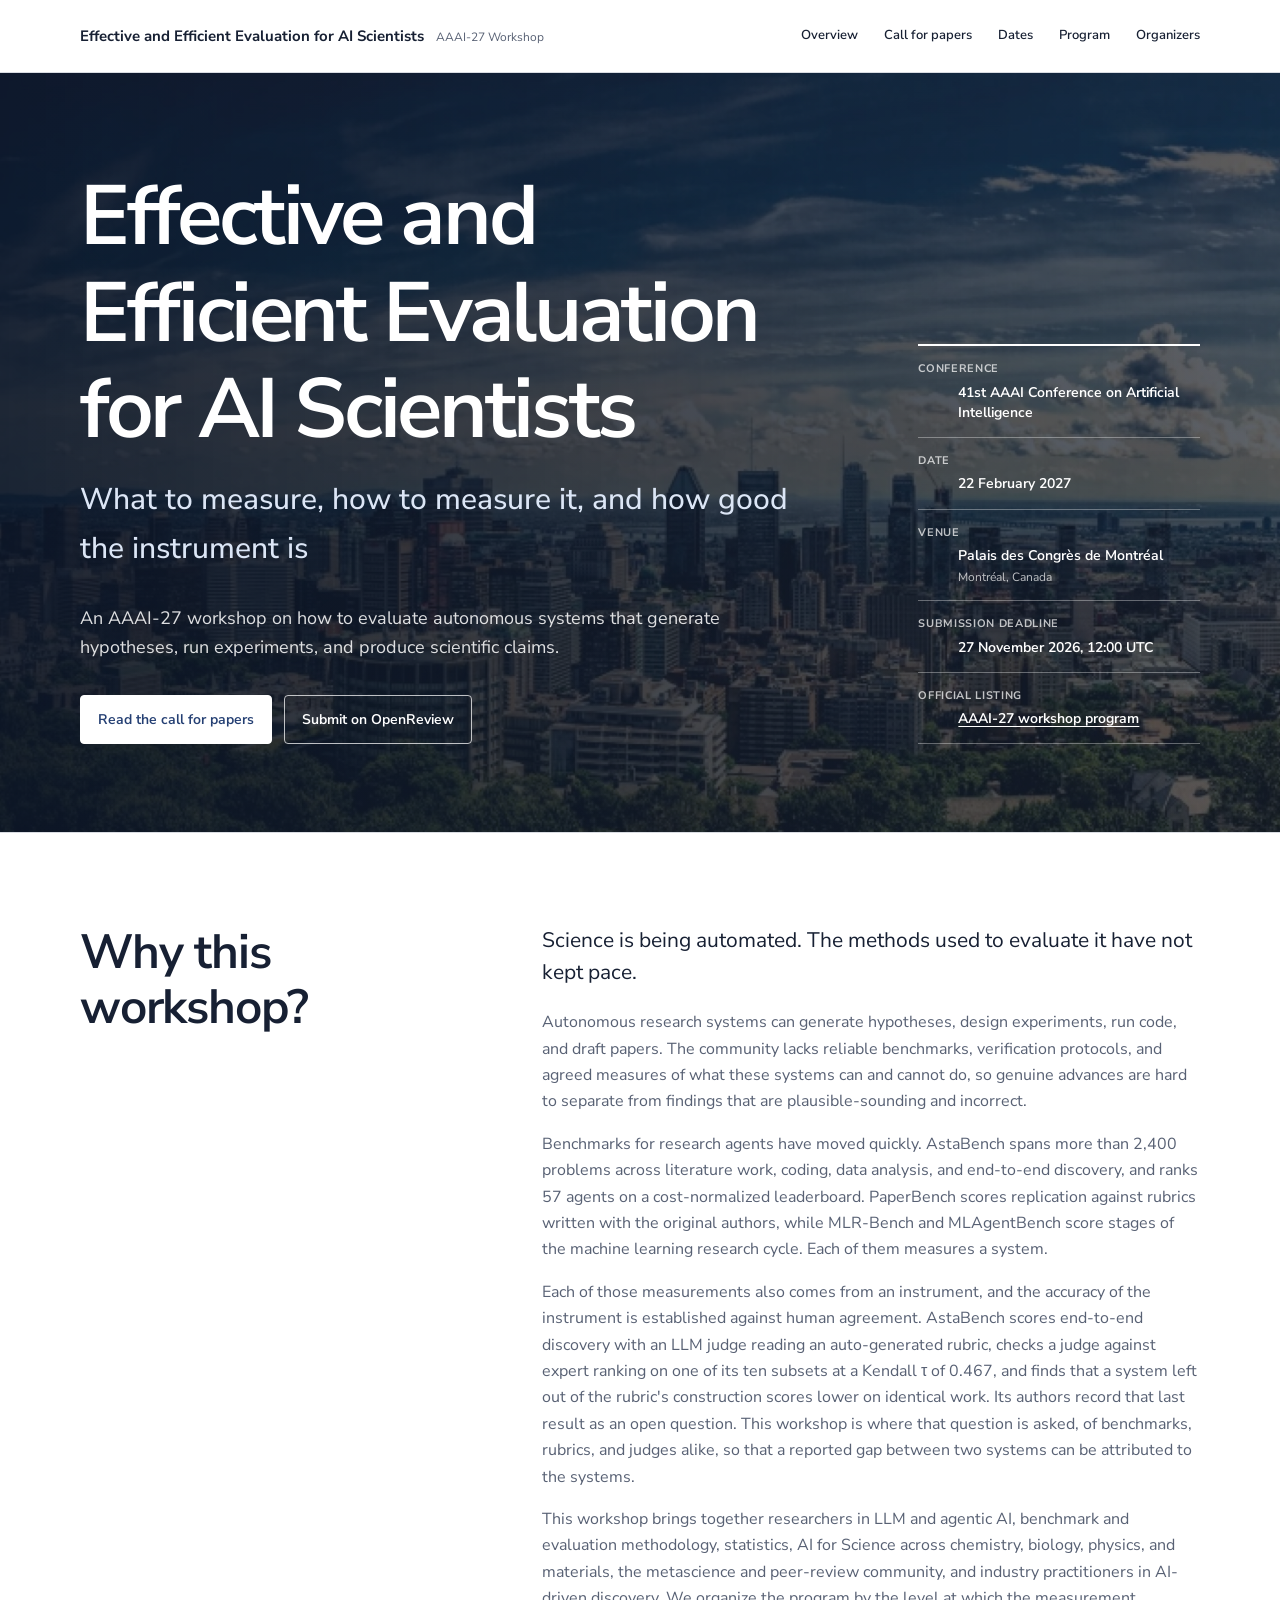
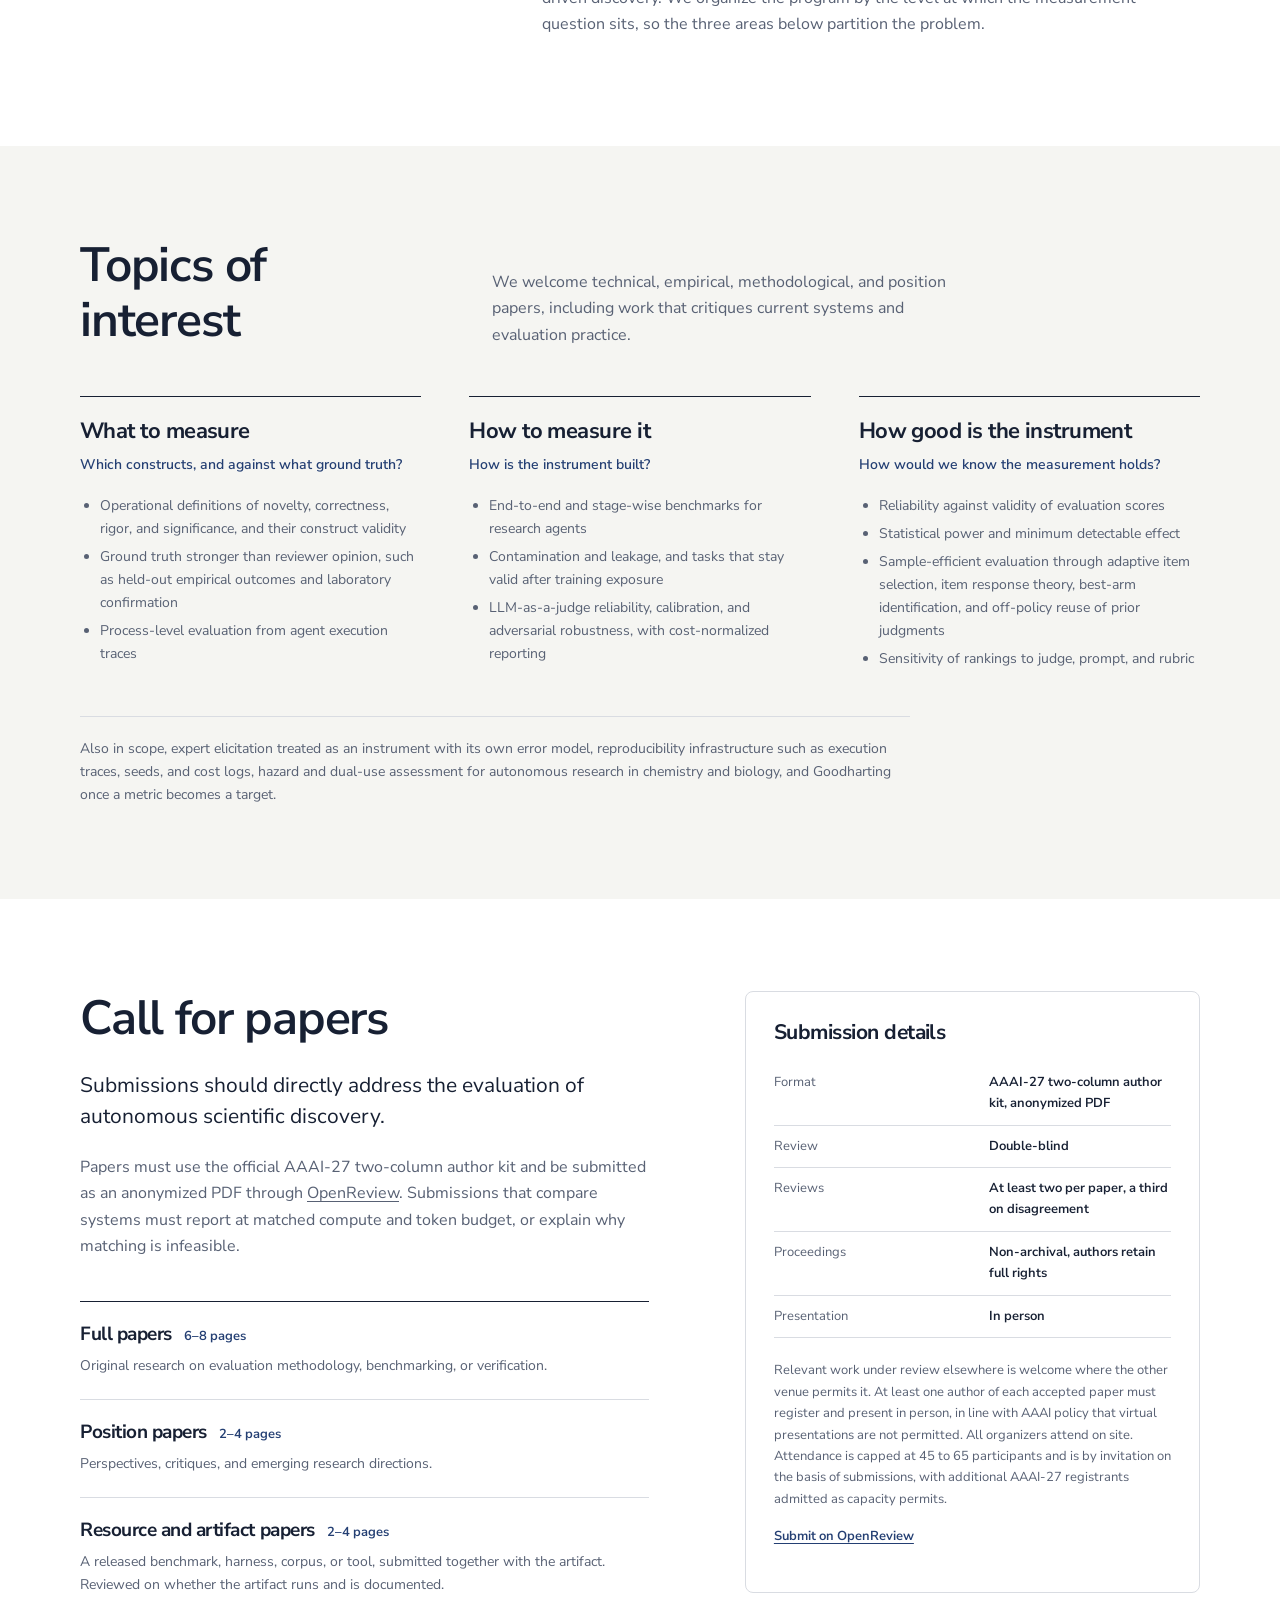
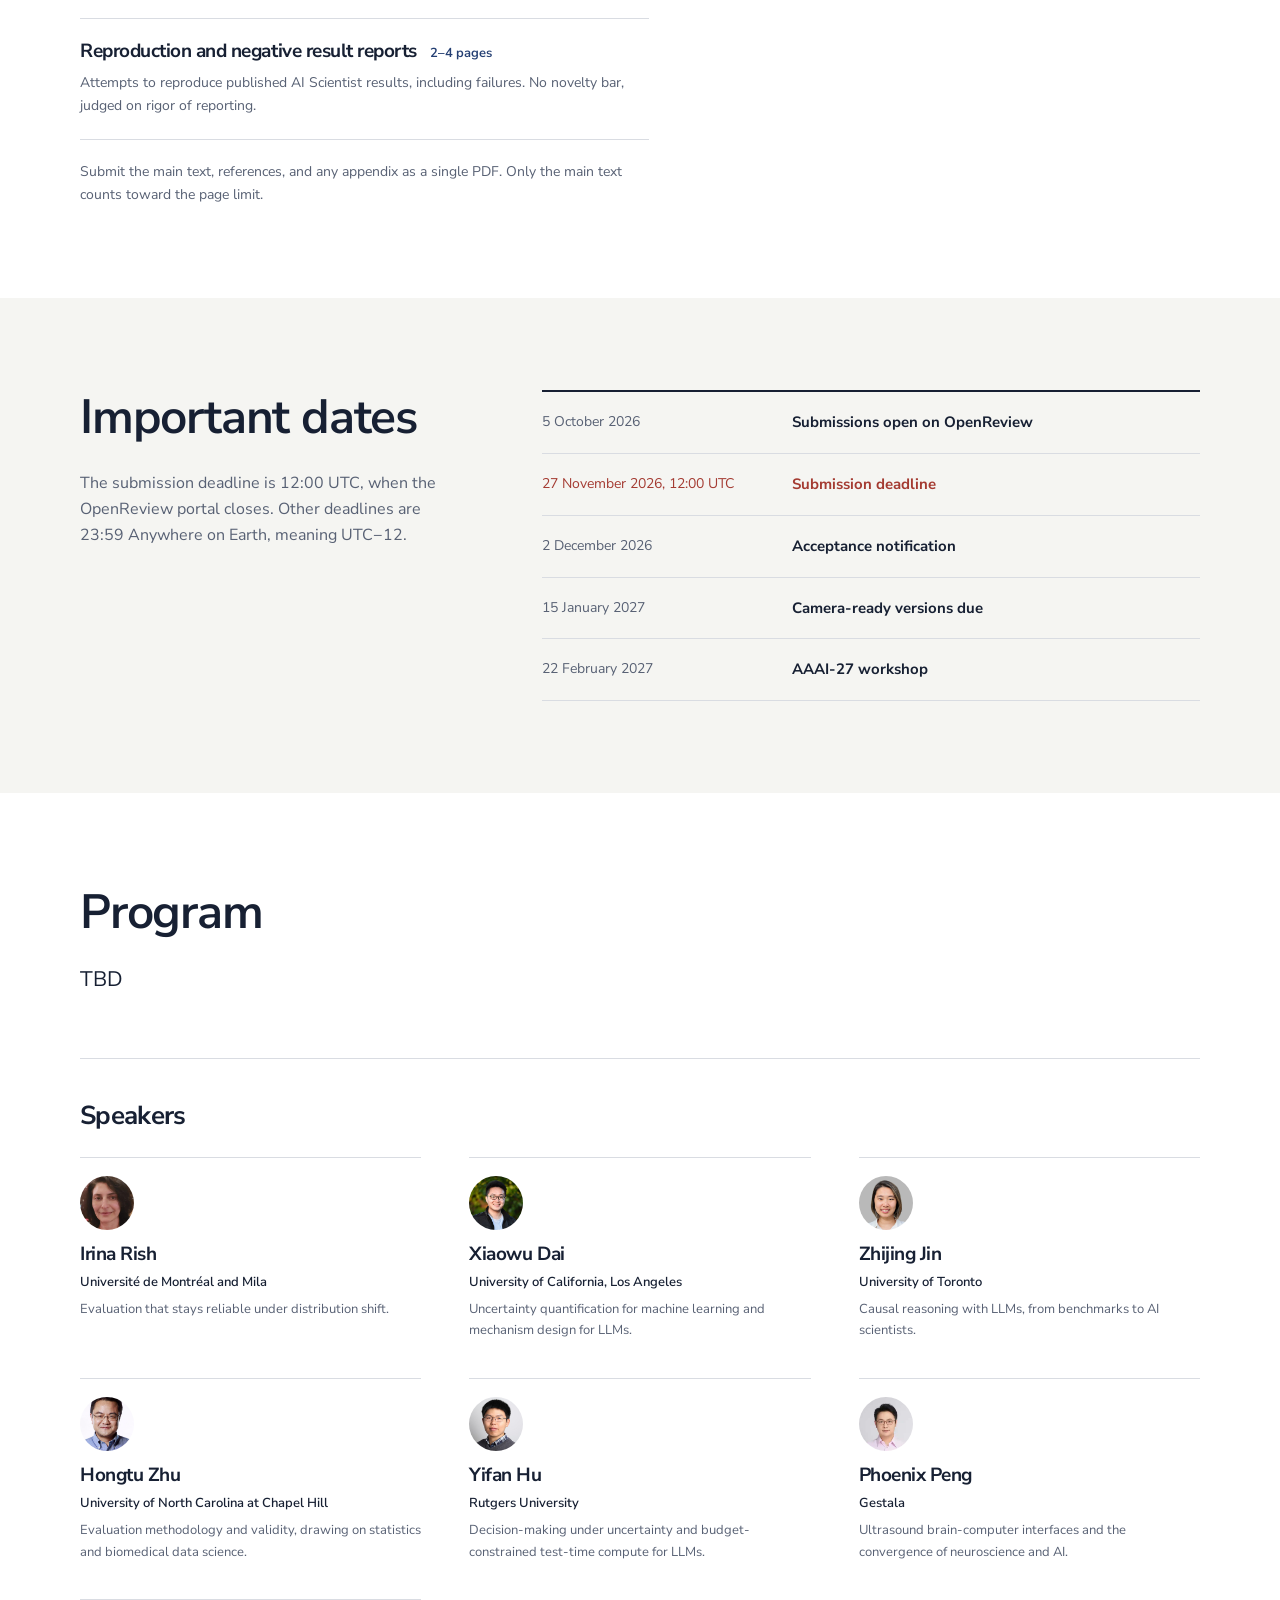
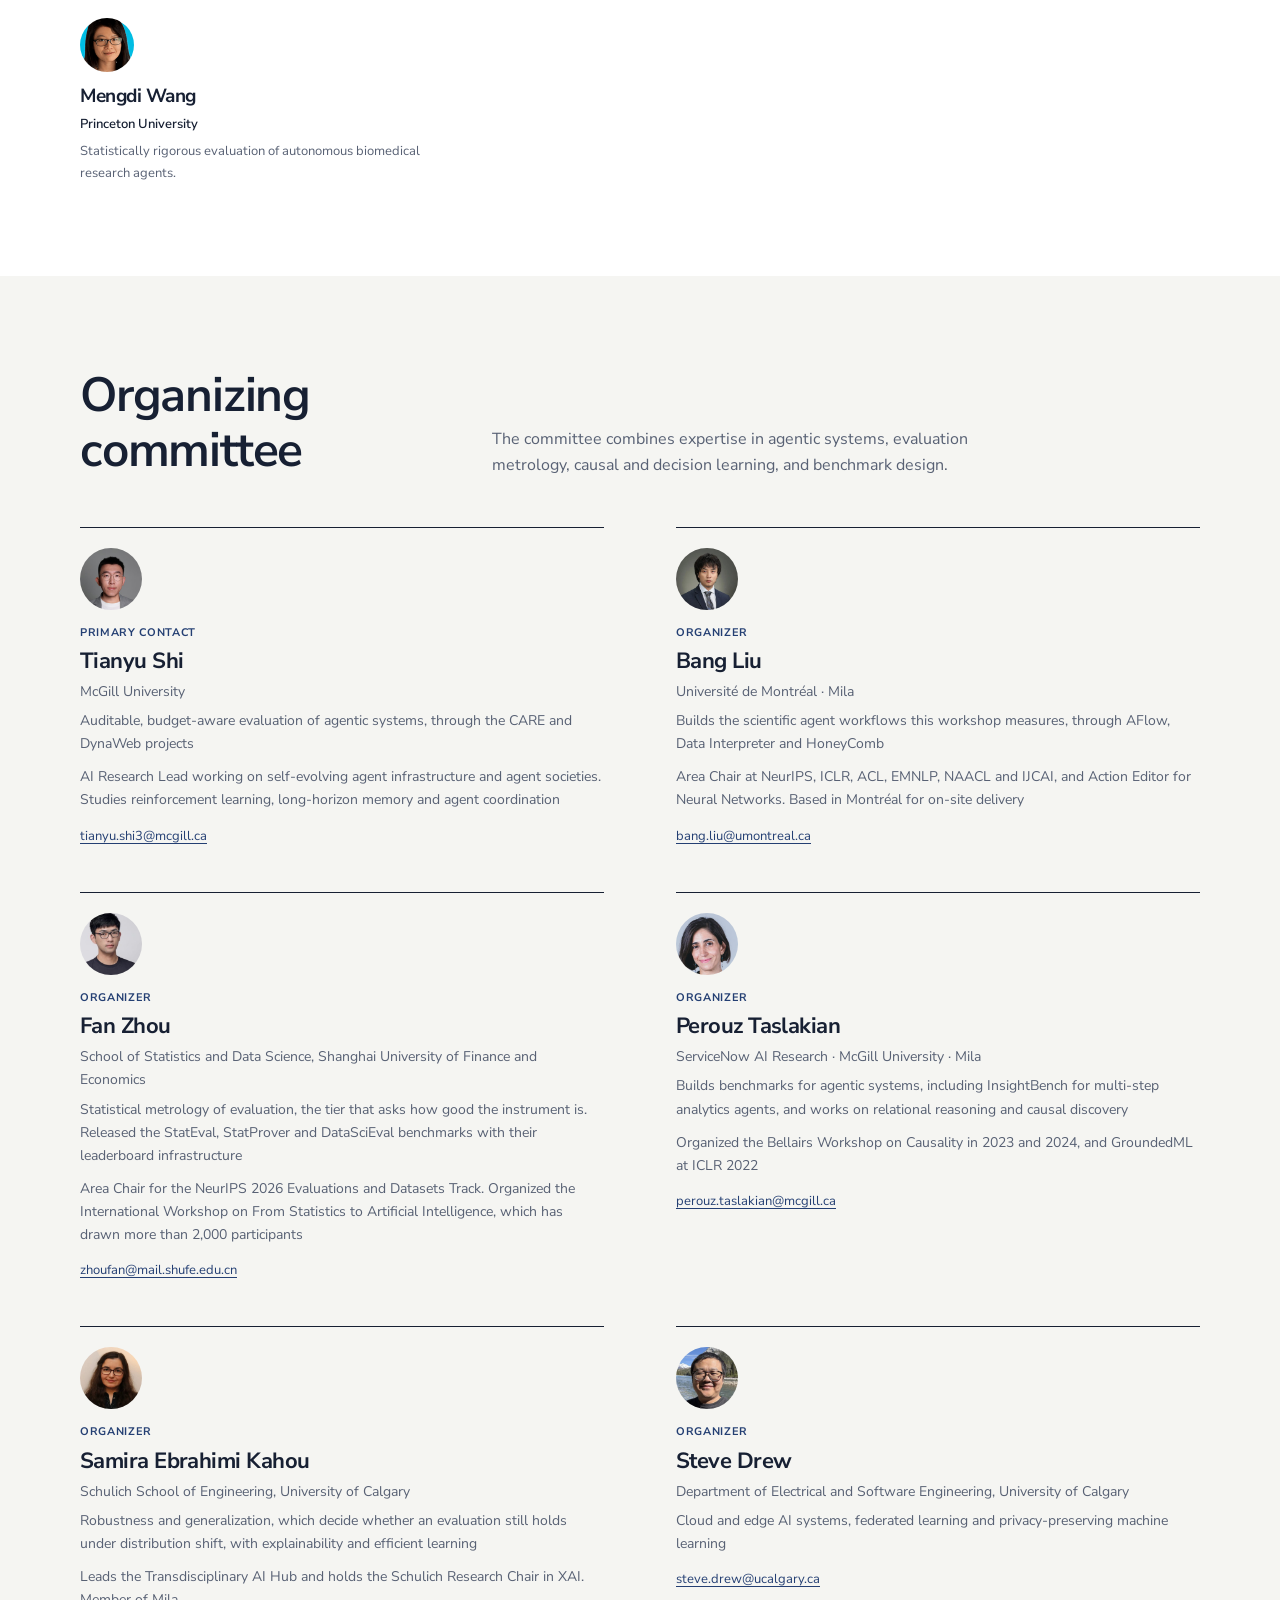
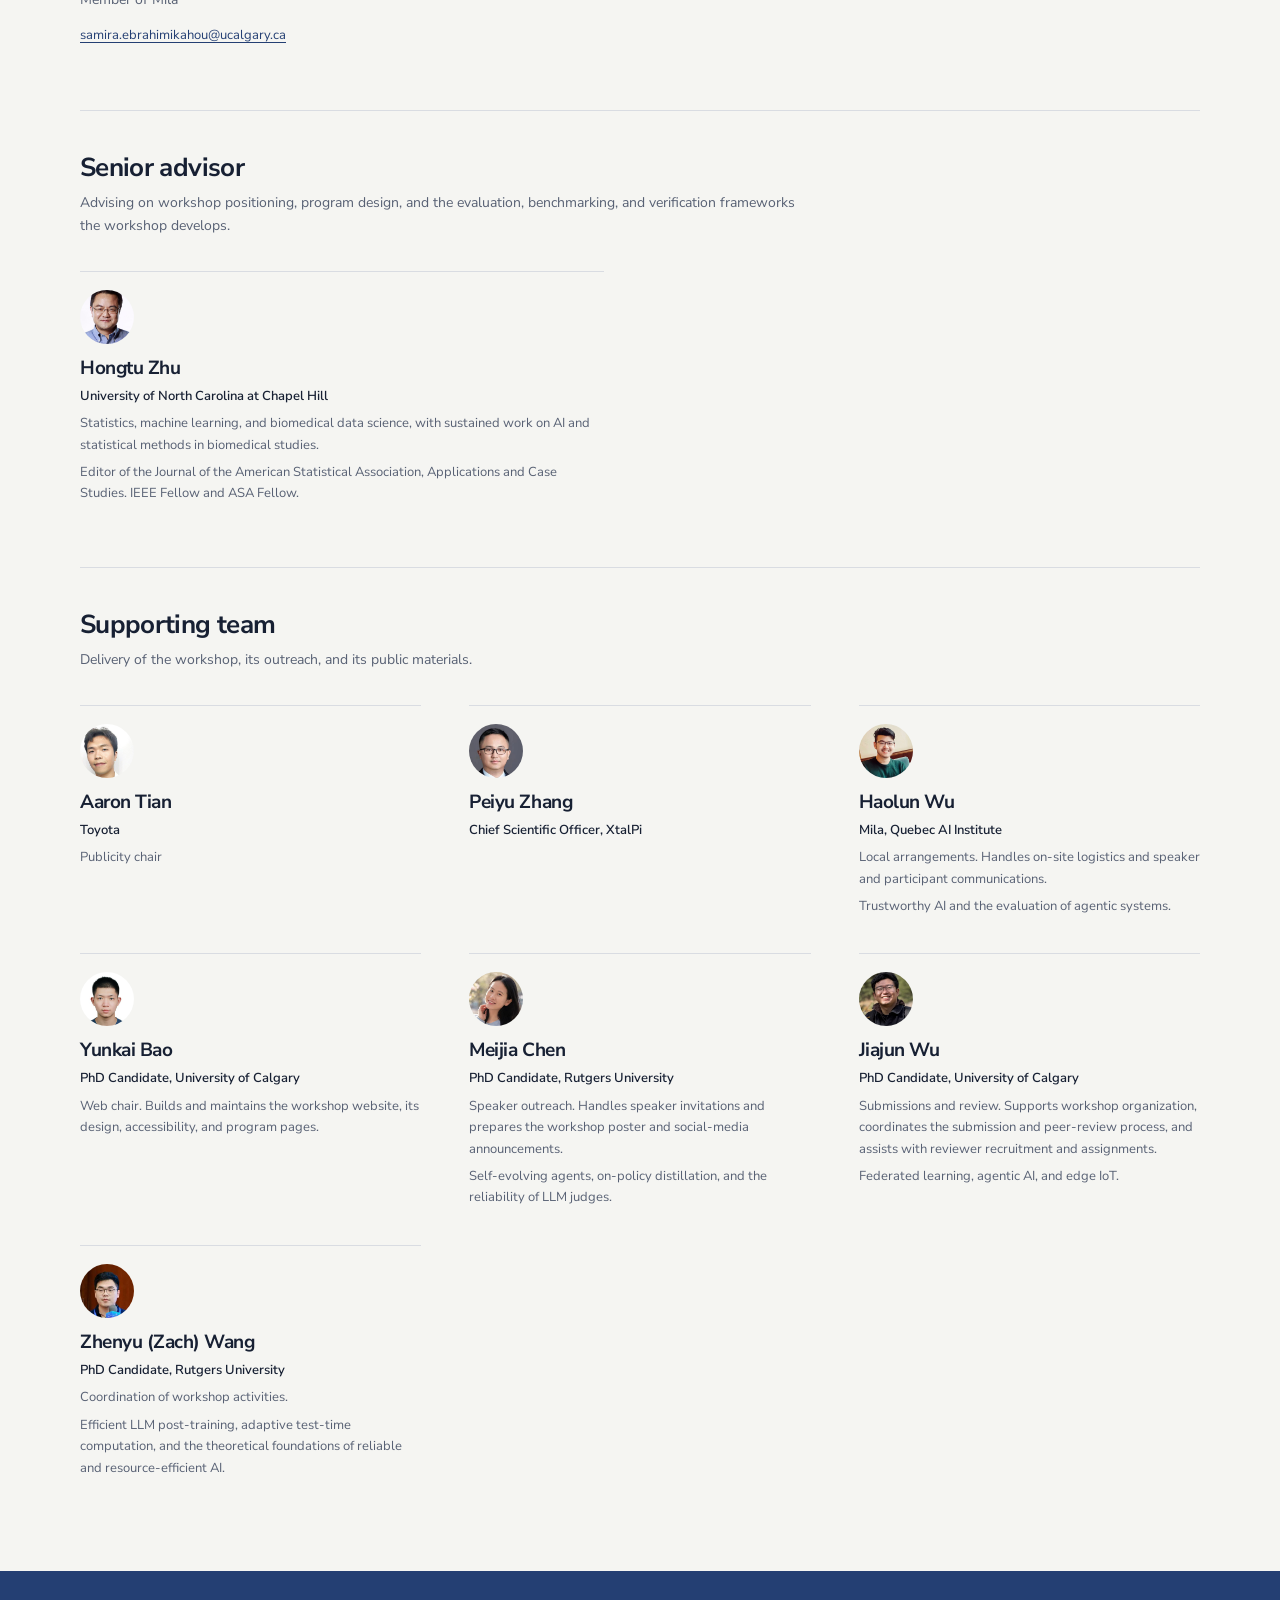
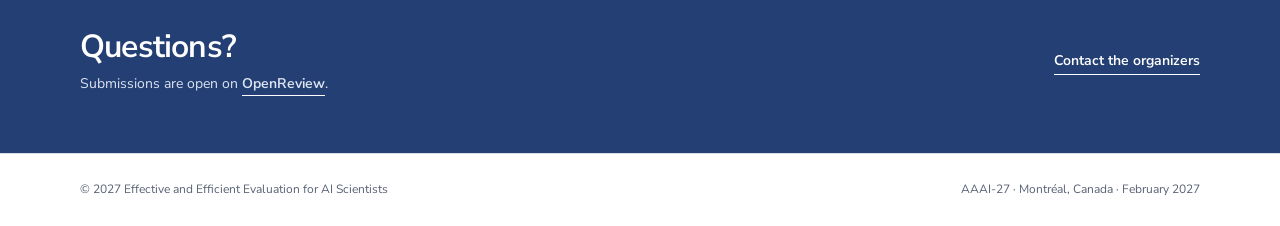
<file: index.html>
<!doctype html>
<html lang="en">
  <head>
    <meta charset="utf-8" />
    <meta name="viewport" content="width=device-width, initial-scale=1" />
    <meta name="description" content="AAAI-27 workshop on benchmarks, verification, and evaluation methodology for autonomous AI scientists." />
    <meta name="theme-color" content="#243f73" />
    <meta property="og:type" content="website" />
    <meta property="og:url" content="__SITE_URL__/" />
    <meta property="og:title" content="Effective and Efficient Evaluation for AI Scientists · AAAI-27 Workshop" />
    <meta property="og:description" content="AAAI-27 workshop on benchmarks, verification, and evaluation methodology for autonomous AI scientists." />
    <meta property="og:image" content="__SITE_URL__/og.png" />
    <meta name="twitter:card" content="summary_large_image" />
    <meta name="twitter:title" content="Effective and Efficient Evaluation for AI Scientists · AAAI-27 Workshop" />
    <meta name="twitter:description" content="AAAI-27 workshop on benchmarks, verification, and evaluation methodology for autonomous AI scientists." />
    <meta name="twitter:image" content="__SITE_URL__/og.png" />
    <title>Effective and Efficient Evaluation for AI Scientists · AAAI-27 Workshop</title>
    <link rel="icon" href="./favicon.png" type="image/png" />
    <link rel="preload" href="./fonts/nunito-sans-var.woff2" as="font" type="font/woff2" crossorigin />
    <link rel="stylesheet" href="./styles.css" />
  </head>
  <body><a class="skip-link" href="#main-content">Skip to content</a><header class="site-header"><div class="container nav-shell"><a class="brand" href="#top" aria-label="Effective and Efficient Evaluation for AI Scientists home"><strong>Effective and Efficient Evaluation for AI Scientists</strong><span>AAAI-27 Workshop</span></a><nav class="desktop-nav" aria-label="Main navigation"><a href="#about">Overview</a><a href="#submissions">Call for papers</a><a href="#dates">Dates</a><a href="#schedule">Program</a><a href="#organizers">Organizers</a></nav><details class="mobile-nav"><summary>Menu</summary><nav aria-label="Mobile navigation"><a href="#about">Overview</a><a href="#submissions">Call for papers</a><a href="#dates">Dates</a><a href="#schedule">Program</a><a href="#organizers">Organizers</a></nav></details></div></header><main id="main-content"><section class="hero" id="top"><div class="container hero-grid"><div><h1>Effective and Efficient Evaluation for AI Scientists</h1><p class="hero-subtitle">What to measure, how to measure it, and how good the instrument is</p><p class="hero-lede">An AAAI-27 workshop on how to evaluate autonomous systems that generate hypotheses, run experiments, and produce scientific claims.</p><div class="hero-actions"><a class="button" href="#submissions">Read the call for papers</a><a class="button button-ghost" href="https://openreview.net/group?id=AAAI.org/2027/Workshop/EvalAIScientists">Submit on OpenReview</a></div></div><dl class="event-facts" aria-label="Workshop details"><div><dt>Conference</dt><dd>41st AAAI Conference on Artificial Intelligence</dd></div><div><dt>Date</dt><dd><time dateTime="2027-02-22">22 February 2027</time></dd></div><div><dt>Venue</dt><dd>Palais des Congrès de Montréal <small>Montréal, Canada</small></dd></div><div><dt>Submission deadline</dt><dd><time dateTime="2026-11-27T12:00Z">27 November 2026, 12:00 UTC</time></dd></div><div><dt>Official listing</dt><dd><a href="https://aaai.org/conference/aaai/aaai-27/aaai-27-workshop-program-list/#EvalAIScientists27">AAAI-27 workshop program</a></dd></div></dl></div></section><section class="section" id="about"><div class="container two-column"><h2>Why this workshop?</h2><div class="prose"><p class="lead">Science is being automated. The methods used to evaluate it have not kept pace.</p><p>Autonomous research systems can generate hypotheses, design experiments, run code, and draft papers. The community lacks reliable benchmarks, verification protocols, and agreed measures of what these systems can and cannot do, so genuine advances are hard to separate from findings that are plausible-sounding and incorrect.</p><p>Benchmarks for research agents have moved quickly. AstaBench spans more than 2,400 problems across literature work, coding, data analysis, and end-to-end discovery, and ranks 57 agents on a cost-normalized leaderboard. PaperBench scores replication against rubrics written with the original authors, while MLR-Bench and MLAgentBench score stages of the machine learning research cycle. Each of them measures a system.</p><p>Each of those measurements also comes from an instrument, and the accuracy of the instrument is established against human agreement. AstaBench scores end-to-end discovery with an LLM judge reading an auto-generated rubric, checks a judge against expert ranking on one of its ten subsets at a Kendall τ of 0.467, and finds that a system left out of the rubric's construction scores lower on identical work. Its authors record that last result as an open question. This workshop is where that question is asked, of benchmarks, rubrics, and judges alike, so that a reported gap between two systems can be attributed to the systems.</p><p>This workshop brings together researchers in LLM and agentic AI, benchmark and evaluation methodology, statistics, AI for Science across chemistry, biology, physics, and materials, the metascience and peer-review community, and industry practitioners in AI-driven discovery. We organize the program by the level at which the measurement question sits, so the three areas below partition the problem.</p></div></div></section><section class="section section-muted" id="topics"><div class="container"><div class="section-intro"><h2>Topics of interest</h2><p>We welcome technical, empirical, methodological, and position papers, including work that critiques current systems and evaluation practice.</p></div><div class="topic-grid"><article class="topic"><h3>What to measure</h3><p>Which constructs, and against what ground truth?</p><ul><li>Operational definitions of novelty, correctness, rigor, and significance, and their construct validity</li><li>Ground truth stronger than reviewer opinion, such as held-out empirical outcomes and laboratory confirmation</li><li>Process-level evaluation from agent execution traces</li></ul></article><article class="topic"><h3>How to measure it</h3><p>How is the instrument built?</p><ul><li>End-to-end and stage-wise benchmarks for research agents</li><li>Contamination and leakage, and tasks that stay valid after training exposure</li><li>LLM-as-a-judge reliability, calibration, and adversarial robustness, with cost-normalized reporting</li></ul></article><article class="topic"><h3>How good is the instrument</h3><p>How would we know the measurement holds?</p><ul><li>Reliability against validity of evaluation scores</li><li>Statistical power and minimum detectable effect</li><li>Sample-efficient evaluation through adaptive item selection, item response theory, best-arm identification, and off-policy reuse of prior judgments</li><li>Sensitivity of rankings to judge, prompt, and rubric</li></ul></article></div><p class="scope-note">Also in scope, expert elicitation treated as an instrument with its own error model, reproducibility infrastructure such as execution traces, seeds, and cost logs, hazard and dual-use assessment for autonomous research in chemistry and biology, and Goodharting once a metric becomes a target.</p></div></section><section class="section" id="submissions"><div class="container submissions-layout"><div><h2>Call for papers</h2><p class="lead">Submissions should directly address the evaluation of autonomous scientific discovery.</p><p>Papers must use the official AAAI-27 two-column author kit and be submitted as an anonymized PDF through <a href="https://openreview.net/group?id=AAAI.org/2027/Workshop/EvalAIScientists">OpenReview</a>. Submissions that compare systems must report at matched compute and token budget, or explain why matching is infeasible.</p><div class="paper-types"><article><h3>Full papers <span>6–8 pages</span></h3><p>Original research on evaluation methodology, benchmarking, or verification.</p></article><article><h3>Position papers <span>2–4 pages</span></h3><p>Perspectives, critiques, and emerging research directions.</p></article><article><h3>Resource and artifact papers <span>2–4 pages</span></h3><p>A released benchmark, harness, corpus, or tool, submitted together with the artifact. Reviewed on whether the artifact runs and is documented.</p></article><article><h3>Reproduction and negative result reports <span>2–4 pages</span></h3><p>Attempts to reproduce published AI Scientist results, including failures. No novelty bar, judged on rigor of reporting.</p></article></div><p class="paper-types-note">Submit the main text, references, and any appendix as a single PDF. Only the main text counts toward the page limit.</p></div><aside class="submission-details" aria-label="Review and publication details"><h3>Submission details</h3><dl><div><dt>Format</dt><dd>AAAI-27 two-column author kit, anonymized PDF</dd></div><div><dt>Review</dt><dd>Double-blind</dd></div><div><dt>Reviews</dt><dd>At least two per paper, a third on disagreement</dd></div><div><dt>Proceedings</dt><dd>Non-archival, authors retain full rights</dd></div><div><dt>Presentation</dt><dd>In person</dd></div></dl><p>Relevant work under review elsewhere is welcome where the other venue permits it. At least one author of each accepted paper must register and present in person, in line with AAAI policy that virtual presentations are not permitted. All organizers attend on site. Attendance is capped at 45 to 65 participants and is by invitation on the basis of submissions, with additional AAAI-27 registrants admitted as capacity permits.</p><p class="portal-note"><a href="https://openreview.net/group?id=AAAI.org/2027/Workshop/EvalAIScientists">Submit on OpenReview</a></p></aside></div></section><section class="section section-muted" id="dates"><div class="container dates-layout"><div><h2>Important dates</h2><p>The submission deadline is 12:00 UTC, when the OpenReview portal closes. Other deadlines are 23:59 Anywhere on Earth, meaning UTC−12.</p></div><ol class="date-list"><li class=""><time dateTime="2026-10-05">5 October 2026</time><strong>Submissions open on OpenReview</strong></li><li class="deadline"><time dateTime="2026-11-27T12:00Z">27 November 2026, 12:00 UTC</time><strong>Submission deadline</strong></li><li class=""><time dateTime="2026-12-02">2 December 2026</time><strong>Acceptance notification</strong></li><li class=""><time dateTime="2027-01-15">15 January 2027</time><strong>Camera-ready versions due</strong></li><li class=""><time dateTime="2027-02-22">22 February 2027</time><strong>AAAI-27 workshop</strong></li></ol></div></section><section class="section" id="schedule"><div class="container"><h2>Program</h2><p class="lead">TBD</p><div class="people-block"><h3>Speakers</h3><div class="people-grid"><article class="person"><div class="avatar avatar-irina-rish" aria-hidden="true">IR</div><h4>Irina Rish</h4><p class="person-affil">Université de Montréal and Mila</p><p>Evaluation that stays reliable under distribution shift.</p></article><article class="person"><div class="avatar avatar-xiaowu-dai" aria-hidden="true">XD</div><h4>Xiaowu Dai</h4><p class="person-affil">University of California, Los Angeles</p><p>Uncertainty quantification for machine learning and mechanism design for LLMs.</p></article><article class="person"><div class="avatar avatar-zhijing-jin" aria-hidden="true">ZJ</div><h4>Zhijing Jin</h4><p class="person-affil">University of Toronto</p><p>Causal reasoning with LLMs, from benchmarks to AI scientists.</p></article><article class="person"><div class="avatar avatar-hongtu-zhu" aria-hidden="true">HZ</div><h4>Hongtu Zhu</h4><p class="person-affil">University of North Carolina at Chapel Hill</p><p>Evaluation methodology and validity, drawing on statistics and biomedical data science.</p></article><article class="person"><div class="avatar avatar-yifan-hu" aria-hidden="true">YH</div><h4>Yifan Hu</h4><p class="person-affil">Rutgers University</p><p>Decision-making under uncertainty and budget-constrained test-time compute for LLMs.</p></article><article class="person"><div class="avatar avatar-phoenix-peng" aria-hidden="true">PP</div><h4>Phoenix Peng</h4><p class="person-affil">Gestala</p><p>Ultrasound brain-computer interfaces and the convergence of neuroscience and AI.</p></article><article class="person"><div class="avatar avatar-mengdi-wang" aria-hidden="true">MW</div><h4>Mengdi Wang</h4><p class="person-affil">Princeton University</p><p>Statistically rigorous evaluation of autonomous biomedical research agents.</p></article></div></div></div></section><section class="section section-muted" id="organizers"><div class="container"><div class="section-intro"><h2>Organizing committee</h2><p>The committee combines expertise in agentic systems, evaluation metrology, causal and decision learning, and benchmark design.</p></div><div class="organizer-grid"><article class="organizer"><div class="avatar avatar-tianyu-shi" aria-hidden="true">TS</div><span>Primary contact</span><h3>Tianyu Shi</h3><p>McGill University</p><p>Auditable, budget-aware evaluation of agentic systems, through the CARE and DynaWeb projects</p><p class="organizer-roles">AI Research Lead working on self-evolving agent infrastructure and agent societies. Studies reinforcement learning, long-horizon memory and agent coordination</p><a href="mailto:tianyu.shi3@mcgill.ca">tianyu.shi3@mcgill.ca</a></article><article class="organizer"><div class="avatar avatar-bang-liu" aria-hidden="true">BL</div><span>Organizer</span><h3>Bang Liu</h3><p>Université de Montréal · Mila</p><p>Builds the scientific agent workflows this workshop measures, through AFlow, Data Interpreter and HoneyComb</p><p class="organizer-roles">Area Chair at NeurIPS, ICLR, ACL, EMNLP, NAACL and IJCAI, and Action Editor for Neural Networks. Based in Montréal for on-site delivery</p><a href="mailto:bang.liu@umontreal.ca">bang.liu@umontreal.ca</a></article><article class="organizer"><div class="avatar avatar-fan-zhou" aria-hidden="true">FZ</div><span>Organizer</span><h3>Fan Zhou</h3><p>School of Statistics and Data Science, Shanghai University of Finance and Economics</p><p>Statistical metrology of evaluation, the tier that asks how good the instrument is. Released the StatEval, StatProver and DataSciEval benchmarks with their leaderboard infrastructure</p><p class="organizer-roles">Area Chair for the NeurIPS 2026 Evaluations and Datasets Track. Organized the International Workshop on From Statistics to Artificial Intelligence, which has drawn more than 2,000 participants</p><a href="mailto:zhoufan@mail.shufe.edu.cn">zhoufan@mail.shufe.edu.cn</a></article><article class="organizer"><div class="avatar avatar-perouz-taslakian" aria-hidden="true">PT</div><span>Organizer</span><h3>Perouz Taslakian</h3><p>ServiceNow AI Research · McGill University · Mila</p><p>Builds benchmarks for agentic systems, including InsightBench for multi-step analytics agents, and works on relational reasoning and causal discovery</p><p class="organizer-roles">Organized the Bellairs Workshop on Causality in 2023 and 2024, and GroundedML at ICLR 2022</p><a href="mailto:perouz.taslakian@mcgill.ca">perouz.taslakian@mcgill.ca</a></article><article class="organizer"><div class="avatar avatar-samira-ebrahimi-kahou" aria-hidden="true">SK</div><span>Organizer</span><h3>Samira Ebrahimi Kahou</h3><p>Schulich School of Engineering, University of Calgary</p><p>Robustness and generalization, which decide whether an evaluation still holds under distribution shift, with explainability and efficient learning</p><p class="organizer-roles">Leads the Transdisciplinary AI Hub and holds the Schulich Research Chair in XAI. Member of Mila</p><a href="mailto:samira.ebrahimikahou@ucalgary.ca">samira.ebrahimikahou@ucalgary.ca</a></article><article class="organizer"><div class="avatar avatar-steve-drew" aria-hidden="true">SD</div><span>Organizer</span><h3>Steve Drew</h3><p>Department of Electrical and Software Engineering, University of Calgary</p><p>Cloud and edge AI systems, federated learning and privacy-preserving machine learning</p><a href="mailto:steve.drew@ucalgary.ca">steve.drew@ucalgary.ca</a></article></div><div class="people-block"><h3>Senior advisor</h3><p>Advising on workshop positioning, program design, and the evaluation, benchmarking, and verification frameworks the workshop develops.</p><div class="people-grid people-grid-wide"><article class="person"><div class="avatar avatar-hongtu-zhu" aria-hidden="true">HZ</div><h4>Hongtu Zhu</h4><p class="person-affil">University of North Carolina at Chapel Hill</p><p>Statistics, machine learning, and biomedical data science, with sustained work on AI and statistical methods in biomedical studies.</p><p>Editor of the Journal of the American Statistical Association, Applications and Case Studies. IEEE Fellow and ASA Fellow.</p></article></div></div><div class="people-block"><h3>Supporting team</h3><p>Delivery of the workshop, its outreach, and its public materials.</p><div class="people-grid"><article class="person"><div class="avatar avatar-aaron-tian" aria-hidden="true">AT</div><h4>Aaron Tian</h4><p class="person-affil">Toyota</p><p>Publicity chair</p></article><article class="person"><div class="avatar avatar-peiyu-zhang" aria-hidden="true">PZ</div><h4>Peiyu Zhang</h4><p class="person-affil">Chief Scientific Officer, XtalPi</p></article><article class="person"><div class="avatar avatar-haolun-wu" aria-hidden="true">HW</div><h4>Haolun Wu</h4><p class="person-affil">Mila, Quebec AI Institute</p><p>Local arrangements. Handles on-site logistics and speaker and participant communications.</p><p>Trustworthy AI and the evaluation of agentic systems.</p></article><article class="person"><div class="avatar avatar-yunkai-bao" aria-hidden="true">YB</div><h4>Yunkai Bao</h4><p class="person-affil">PhD Candidate, University of Calgary</p><p>Web chair. Builds and maintains the workshop website, its design, accessibility, and program pages.</p></article><article class="person"><div class="avatar avatar-meijia-chen" aria-hidden="true">MC</div><h4>Meijia Chen</h4><p class="person-affil">PhD Candidate, Rutgers University</p><p>Speaker outreach. Handles speaker invitations and prepares the workshop poster and social-media announcements.</p><p>Self-evolving agents, on-policy distillation, and the reliability of LLM judges.</p></article><article class="person"><div class="avatar avatar-jiajun-wu" aria-hidden="true">JW</div><h4>Jiajun Wu</h4><p class="person-affil">PhD Candidate, University of Calgary</p><p>Submissions and review. Supports workshop organization, coordinates the submission and peer-review process, and assists with reviewer recruitment and assignments.</p><p>Federated learning, agentic AI, and edge IoT.</p></article><article class="person"><div class="avatar avatar-zhenyu-wang" aria-hidden="true">ZW</div><h4>Zhenyu (Zach) Wang</h4><p class="person-affil">PhD Candidate, Rutgers University</p><p>Coordination of workshop activities.</p><p>Efficient LLM post-training, adaptive test-time computation, and the theoretical foundations of reliable and resource-efficient AI.</p></article></div></div></div></section><section class="contact" id="contact"><div class="container contact-layout"><div><h2>Questions?</h2><p>Submissions are open on <a href="https://openreview.net/group?id=AAAI.org/2027/Workshop/EvalAIScientists">OpenReview</a>.</p></div><a href="mailto:tianyu.shi3@mcgill.ca">Contact the organizers</a></div></section></main><footer><div class="container footer-layout"><p>© 2027 Effective and Efficient Evaluation for AI Scientists</p><p>AAAI-27 · Montréal, Canada · February 2027</p></div></footer></body>
</html>
</file>
<file: styles.css>
/* Self-hosted so the fallback is identical everywhere and does not depend on
   a third-party font host, which is unreachable for some of our audience.
   Variable, weight axis 200-1000, latin subset, 30 KB. */
@font-face {
  font-family: "Nunito Sans";
  src: url("./fonts/nunito-sans-var.woff2") format("woff2");
  font-weight: 200 1000;
  font-style: normal;
  font-display: swap;
}

:root {
  --ink: #172033;
  --ink-soft: #586174;
  --paper: #ffffff;
  --muted: #f5f5f2;
  --line: #d9dce2;
  --accent: #243f73;
  --deadline: #a43b32;
  --container: 1120px;
}

* { box-sizing: border-box; }

html {
  scroll-behavior: smooth;
  scroll-padding-top: 78px;
}

body {
  margin: 0;
  background: var(--paper);
  color: var(--ink);
  font-family: "Avenir Next", "Nunito Sans", "Helvetica Neue", Arial, sans-serif;
  font-size: 16px;
  line-height: 1.65;
  -webkit-font-smoothing: antialiased;
}

::selection { background: #dce5f5; }

a {
  color: inherit;
  text-decoration-thickness: 1px;
  text-underline-offset: 3px;
}

a:focus-visible,
summary:focus-visible {
  outline: 2px solid var(--accent);
  outline-offset: 4px;
}

h1,
h2,
h3,
p,
dl,
dd { margin-top: 0; }

h1,
h2,
h3 {
  line-height: 1.15;
  letter-spacing: -0.025em;
}

.skip-link {
  position: fixed;
  z-index: 2000;
  top: 10px;
  left: 10px;
  padding: 8px 12px;
  background: var(--ink);
  color: #fff;
  transform: translateY(-150%);
}

.skip-link:focus { transform: translateY(0); }

.container {
  width: min(calc(100% - 48px), var(--container));
  margin-inline: auto;
}

.site-header {
  position: sticky;
  z-index: 1000;
  top: 0;
  border-bottom: 1px solid var(--line);
  background: var(--paper);
}

.nav-shell {
  display: flex;
  min-height: 72px;
  align-items: center;
  justify-content: space-between;
  gap: 32px;
}

.brand {
  display: flex;
  align-items: baseline;
  gap: 12px;
  text-decoration: none;
}

.brand strong { font-size: 15px; }

.brand span {
  color: var(--ink-soft);
  font-size: 12px;
}

.desktop-nav {
  display: flex;
  gap: 26px;
  font-size: 13px;
  font-weight: 600;
}

.desktop-nav a,
.mobile-nav a { text-decoration: none; }

.desktop-nav a:hover,
.mobile-nav a:hover { color: var(--accent); }

.mobile-nav { display: none; position: relative; }

.mobile-nav summary {
  cursor: pointer;
  list-style: none;
  font-size: 14px;
  font-weight: 600;
}

.mobile-nav summary::-webkit-details-marker { display: none; }

.mobile-nav nav {
  position: absolute;
  top: 42px;
  right: 0;
  display: grid;
  width: 230px;
  border: 1px solid var(--line);
  background: var(--paper);
}

.mobile-nav nav a {
  padding: 12px 16px;
  border-bottom: 1px solid var(--line);
  font-size: 14px;
}

.mobile-nav nav a:last-child { border-bottom: 0; }

.hero {
  position: relative;
  padding: 96px 0 88px;
  border-bottom: 1px solid var(--line);
  background:
    linear-gradient(90deg, rgba(10, 20, 38, .9) 0%, rgba(10, 20, 38, .76) 52%, rgba(10, 20, 38, .66) 100%),
    url("./hero-montreal.jpg") center 54% / cover no-repeat;
  color: #fff;
}

.hero-grid {
  display: grid;
  grid-template-columns: minmax(0, 1.45fr) minmax(280px, .55fr);
  align-items: end;
  gap: 96px;
}

.hero h1 {
  max-width: 780px;
  margin-bottom: 16px;
  font-size: clamp(52px, 7vw, 84px);
  font-weight: 650;
  letter-spacing: -0.04em;
}

.hero-subtitle {
  margin-bottom: 30px;
  color: #dce6f6;
  font-size: clamp(22px, 2.4vw, 30px);
  font-weight: 500;
}

.hero-lede {
  max-width: 660px;
  margin-bottom: 32px;
  color: rgba(255, 255, 255, .86);
  font-size: 18px;
}

.hero .button {
  border-color: #fff;
  background: #fff;
  color: var(--accent);
}

.hero .button:hover { background: #edf2f8; }

.button {
  display: inline-block;
  padding: 12px 17px;
  border: 1px solid var(--accent);
  border-radius: 4px;
  background: var(--accent);
  color: #fff;
  font-size: 14px;
  font-weight: 650;
  text-decoration: none;
}

.button:hover { background: #1a315d; }

/* Second hero action, linking the OpenReview portal. An outline on the dark
   hero keeps the call for papers as the primary action, and the focus ring
   turns white because the accent ring vanishes against the photograph.
   Added 2026-10-05. */

.hero-actions {
  display: flex;
  flex-wrap: wrap;
  gap: 12px;
}

.hero .button-ghost {
  border-color: rgba(255, 255, 255, .72);
  background: transparent;
  color: #fff;
}

.hero .button-ghost:hover { background: rgba(255, 255, 255, .12); }

.hero .button:focus-visible { outline-color: #fff; }

.event-facts {
  margin: 0;
  border-top: 2px solid #fff;
}

.event-facts > div {
  padding: 14px 0;
  border-bottom: 1px solid rgba(255, 255, 255, .34);
}

.event-facts dt {
  margin-bottom: 4px;
  color: rgba(255, 255, 255, .72);
  font-size: 11px;
  font-weight: 700;
  letter-spacing: .06em;
  text-transform: uppercase;
}

.event-facts dd {
  margin-bottom: 0;
  font-size: 14px;
  font-weight: 650;
  line-height: 1.45;
}

.event-facts small {
  display: block;
  margin-top: 3px;
  color: rgba(255, 255, 255, .72);
  font-size: 12px;
  font-weight: 400;
}

/* The official listing links AAAI's page for the workshop. Its focus ring
   turns white for the same reason as the hero buttons'. Added 2026-10-16. */

.event-facts a:focus-visible { outline-color: #fff; }

.section { padding: 92px 0; }

.section-muted { background: var(--muted); }

.section h2,
.contact h2 {
  margin-bottom: 24px;
  font-size: clamp(34px, 4vw, 48px);
  font-weight: 650;
}

.two-column,
.dates-layout {
  display: grid;
  grid-template-columns: .55fr 1fr;
  gap: 100px;
  align-items: start;
}

.prose,
.section-intro p,
.submissions-layout > div:first-child { max-width: 720px; }

.prose p,
.section-intro p,
.submissions-layout p,
.dates-layout > div p { color: var(--ink-soft); }

.lead {
  color: var(--ink) !important;
  font-size: 21px;
  line-height: 1.5;
}

.section-intro {
  display: grid;
  max-width: 900px;
  margin-bottom: 48px;
  grid-template-columns: .7fr 1fr;
  gap: 70px;
  align-items: end;
}

.section-intro h2,
.section-intro p { margin-bottom: 0; }

.topic-grid {
  display: grid;
  grid-template-columns: repeat(3, 1fr);
  column-gap: 48px;
  row-gap: 46px;
}

.topic {
  padding-top: 22px;
  border-top: 1px solid var(--ink);
}

.topic h3 {
  margin-bottom: 8px;
  font-size: 22px;
}

.topic > p {
  margin-bottom: 18px;
  color: var(--accent);
  font-size: 14px;
  font-weight: 600;
}

.topic ul {
  margin: 0;
  padding-left: 20px;
  color: var(--ink-soft);
  font-size: 14px;
}

.topic li + li { margin-top: 5px; }

.scope-note {
  max-width: 830px;
  margin: 46px 0 0;
  padding-top: 20px;
  border-top: 1px solid var(--line);
  color: var(--ink-soft);
  font-size: 14px;
}

.submissions-layout {
  display: grid;
  grid-template-columns: 1fr .8fr;
  gap: 96px;
  align-items: start;
}

.portal-note {
  color: var(--accent) !important;
  font-size: 13px;
  font-weight: 650;
}

.organizer > span {
  display: block;
  margin-bottom: 7px;
  color: var(--accent);
  font-size: 11px;
  font-weight: 700;
  letter-spacing: .06em;
  text-transform: uppercase;
}

.paper-types {
  margin-top: 42px;
  border-top: 1px solid var(--ink);
}

.paper-types article {
  padding: 22px 0;
  border-bottom: 1px solid var(--line);
}

.paper-types h3 {
  margin-bottom: 8px;
  font-size: 19px;
}

.paper-types h3 span {
  margin-left: 8px;
  color: var(--accent);
  font-size: 13px;
  font-weight: 650;
  letter-spacing: 0;
}

.paper-types p {
  margin-bottom: 0;
  font-size: 14px;
}

.paper-types-note {
  margin: 20px 0 0;
  font-size: 14px;
}

.submission-details {
  padding: 28px;
  border: 1px solid var(--line);
  border-radius: 8px;
  background: var(--paper);
}

.submission-details h3 {
  margin-bottom: 18px;
  font-size: 21px;
}

.submission-details dl { margin-bottom: 22px; }

.submission-details dl > div {
  display: grid;
  grid-template-columns: .7fr 1fr;
  gap: 20px;
  padding: 10px 0;
  border-bottom: 1px solid var(--line);
}

.submission-details dt,
.submission-details dd { font-size: 13px; }

.submission-details dt { color: var(--ink-soft); }

.submission-details dd {
  margin-bottom: 0;
  font-weight: 650;
}

.submission-details p {
  margin-bottom: 16px;
  font-size: 13px;
}

.date-list {
  margin: 0;
  padding: 0;
  list-style: none;
  border-top: 2px solid var(--ink);
}

.date-list li {
  display: grid;
  grid-template-columns: 220px 1fr;
  gap: 30px;
  padding: 18px 0;
  border-bottom: 1px solid var(--line);
}

.date-list time,
.date-list li > span {
  color: var(--ink-soft);
  font-size: 14px;
}

.date-list strong { font-size: 15px; }

.date-list .deadline time,
.date-list .deadline strong { color: var(--deadline); }

.organizer-grid {
  display: grid;
  grid-template-columns: repeat(2, 1fr);
  column-gap: 72px;
  row-gap: 44px;
}

.organizer {
  padding-top: 20px;
  border-top: 1px solid var(--ink);
}

.organizer h3 {
  margin-bottom: 6px;
  font-size: 22px;
}

.organizer p {
  margin-bottom: 6px;
  color: var(--ink-soft);
  font-size: 14px;
}

.organizer a {
  display: inline-block;
  margin-top: 8px;
  color: var(--accent);
  font-size: 13px;
}

.contact {
  padding: 58px 0;
  background: var(--accent);
  color: #fff;
}

.contact-layout {
  display: flex;
  align-items: center;
  justify-content: space-between;
  gap: 40px;
}

.contact h2 {
  margin-bottom: 6px;
  font-size: 32px;
}

.contact p {
  margin-bottom: 0;
  color: #dce4f1;
  font-size: 14px;
}

.contact a {
  padding-bottom: 2px;
  border-bottom: 1px solid #fff;
  font-size: 14px;
  font-weight: 650;
  text-decoration: none;
}

footer {
  padding: 26px 0;
  border-top: 1px solid var(--line);
}

.footer-layout {
  display: flex;
  justify-content: space-between;
  gap: 30px;
  color: var(--ink-soft);
  font-size: 12px;
}

.footer-layout p { margin: 0; }

@media (max-width: 900px) {
  .desktop-nav { display: none; }
  .mobile-nav { display: block; }

  .hero-grid,
  .two-column,
  .submissions-layout,
  .dates-layout {
    grid-template-columns: 1fr;
    gap: 54px;
  }

  .hero { padding: 72px 0; }
  .event-facts { max-width: 620px; }

  .section-intro {
    grid-template-columns: 1fr;
    gap: 10px;
  }

  .topic-grid {
    grid-template-columns: repeat(2, 1fr);
    column-gap: 60px;
  }
}

@media (max-width: 640px) {
  .container { width: min(calc(100% - 32px), var(--container)); }

  .nav-shell { min-height: 64px; }

  .brand {
    display: grid;
    gap: 0;
    line-height: 1.25;
  }

  .brand strong { font-size: 13px; }
  .brand span { font-size: 11px; }

  .hero {
    padding: 56px 0;
    background-position: 56% center;
  }
  .hero h1 { font-size: clamp(44px, 13vw, 60px); }
  .hero-lede { font-size: 16px; }

  .section { padding: 68px 0; }

  .topic-grid,
  .organizer-grid { grid-template-columns: 1fr; }

  .topic-grid { row-gap: 34px; }

  .date-list li {
    grid-template-columns: 1fr;
    gap: 3px;
  }

  .contact-layout,
  .footer-layout {
    align-items: flex-start;
    flex-direction: column;
  }
}

@media (prefers-reduced-motion: reduce) {
  html { scroll-behavior: auto; }
}

/* Organizer role lines, senior advisors, and the supporting team. Added
   2026-08-25 to match the revised proposal. Weight 700 throughout, so the
   Avenir Next and Nunito Sans renderings stay identical. */

.organizer-roles {
  margin-top: 10px;
  margin-bottom: 0;
  font-size: 13px;
}

.people-block {
  margin-top: 62px;
  padding-top: 42px;
  border-top: 1px solid var(--line);
}

.people-block h3 {
  margin-bottom: 8px;
  font-size: 26px;
  font-weight: 700;
}

.people-block > p {
  max-width: 720px;
  margin-bottom: 34px;
  color: var(--ink-soft);
  font-size: 14px;
}

/* A group with no intro paragraph, such as the speakers, keeps the 34px the
   paragraph's margin gives the others. Added 2026-10-14. */
.people-block > h3 + .people-grid { margin-top: 26px; }

.people-grid {
  display: grid;
  grid-template-columns: repeat(3, 1fr);
  column-gap: 48px;
  row-gap: 36px;
}

.people-grid-wide {
  grid-template-columns: repeat(2, 1fr);
  column-gap: 72px;
}

.person {
  padding-top: 18px;
  border-top: 1px solid var(--line);
}

.person h4 {
  margin: 0 0 6px;
  font-size: 19px;
  font-weight: 700;
  line-height: 1.15;
  letter-spacing: -0.025em;
}

.person p {
  margin-bottom: 6px;
  color: var(--ink-soft);
  font-size: 13px;
}

.person p:last-child { margin-bottom: 0; }

.person .person-affil {
  color: var(--ink);
  font-weight: 600;
}

@media (max-width: 900px) {
  .people-grid,
  .people-grid-wide {
    grid-template-columns: repeat(2, 1fr);
    column-gap: 48px;
  }
}

@media (max-width: 640px) {
  .people-block {
    margin-top: 48px;
    padding-top: 34px;
  }

  .people-grid,
  .people-grid-wide {
    grid-template-columns: 1fr;
    row-gap: 28px;
  }
}

/* Person avatars. Each card carries initials by default. Dropping a file into
   people/ and uncommenting that person's rule below swaps in the photograph,
   so cards can gain photos one at a time without ever showing a broken image.
   Added 2026-08-27. */

.avatar {
  display: flex;
  align-items: center;
  justify-content: center;
  width: 54px;
  height: 54px;
  margin-bottom: 14px;
  border-radius: 50%;
  background: #e7ecf5 center top / cover no-repeat;
  color: var(--accent);
  font-size: 16px;
  font-weight: 700;
  letter-spacing: .04em;
  user-select: none;
}

.organizer .avatar {
  width: 62px;
  height: 62px;
  font-size: 18px;
}

/* A photograph covers the circle and hides the initials underneath it. If the
   file is missing the rule simply does nothing and the initials stay. */
.avatar[style*="people/"],
.avatar.has-photo { color: transparent; }

/* Live photographs. Source is each person's own official profile, recorded
   in people/README.md. */
.avatar-bang-liu              { background-image: url("./people/bang-liu.jpg"); color: transparent; }
.avatar-perouz-taslakian      { background-image: url("./people/perouz-taslakian.jpg"); color: transparent; }
.avatar-samira-ebrahimi-kahou { background-image: url("./people/samira-ebrahimi-kahou.jpg"); color: transparent; }
.avatar-irina-rish            { background-image: url("./people/irina-rish.jpg"); color: transparent; }
.avatar-aaron-tian            { background-image: url("./people/aaron-tian.jpg"); color: transparent; }
.avatar-steve-drew            { background-image: url("./people/steve-drew.jpg"); color: transparent; }
.avatar-yunkai-bao            { background-image: url("./people/yunkai-bao.jpg"); color: transparent; }
.avatar-tianyu-shi            { background-image: url("./people/tianyu-shi.jpg"); color: transparent; }
.avatar-fan-zhou              { background-image: url("./people/fan-zhou.jpg"); color: transparent; }
.avatar-haolun-wu             { background-image: url("./people/haolun-wu.jpg"); color: transparent; }
.avatar-hongtu-zhu            { background-image: url("./people/hongtu-zhu.jpg"); color: transparent; }
.avatar-peiyu-zhang           { background-image: url("./people/peiyu-zhang.jpg"); color: transparent; }
.avatar-xiaowu-dai            { background-image: url("./people/xiaowu-dai.jpg"); color: transparent; }
.avatar-zhijing-jin           { background-image: url("./people/zhijing-jin.jpg"); color: transparent; }
.avatar-meijia-chen           { background-image: url("./people/meijia-chen.jpg"); color: transparent; }
.avatar-jiajun-wu             { background-image: url("./people/jiajun-wu.jpg"); color: transparent; }
.avatar-yifan-hu              { background-image: url("./people/yifan-hu.jpg"); color: transparent; }
.avatar-phoenix-peng          { background-image: url("./people/phoenix-peng.jpg"); color: transparent; }
.avatar-zhenyu-wang           { background-image: url("./people/zhenyu-wang.jpg"); color: transparent; }
.avatar-mengdi-wang           { background-image: url("./people/mengdi-wang.jpg"); color: transparent; }
</file>
